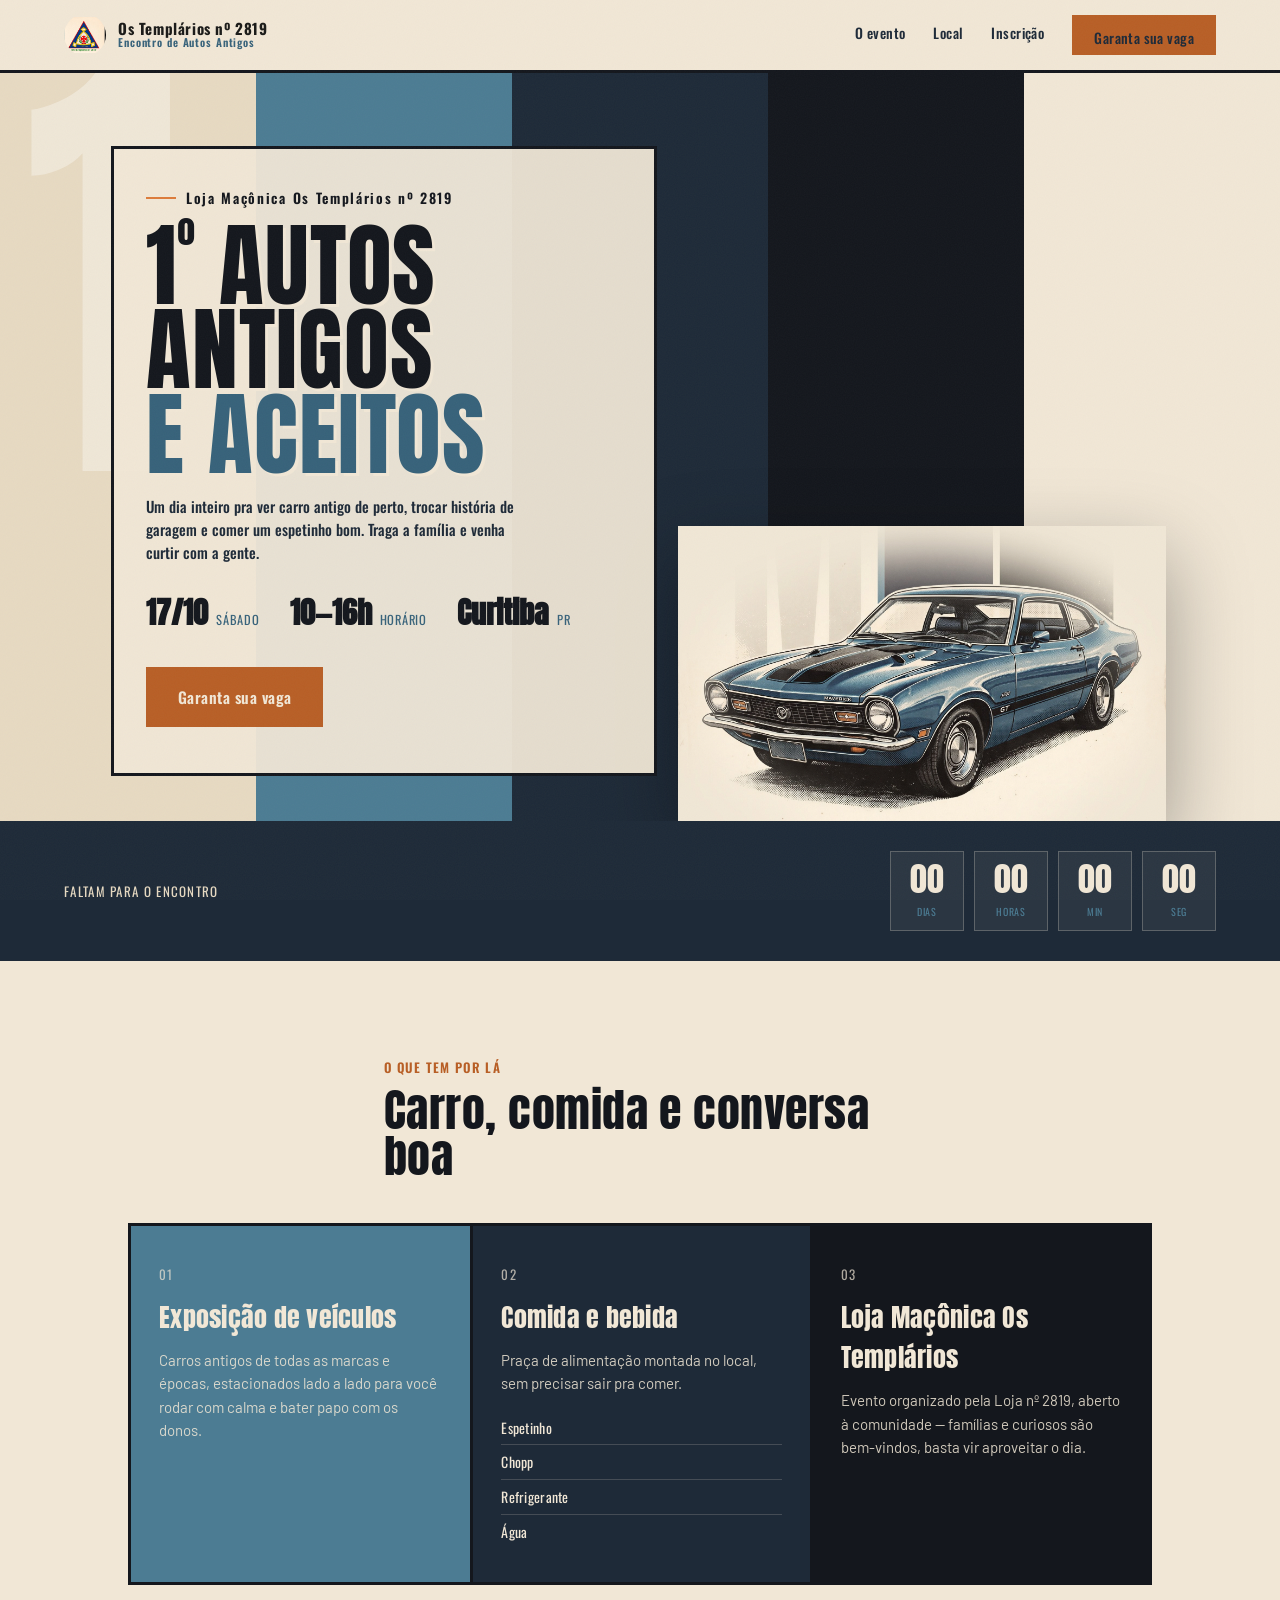
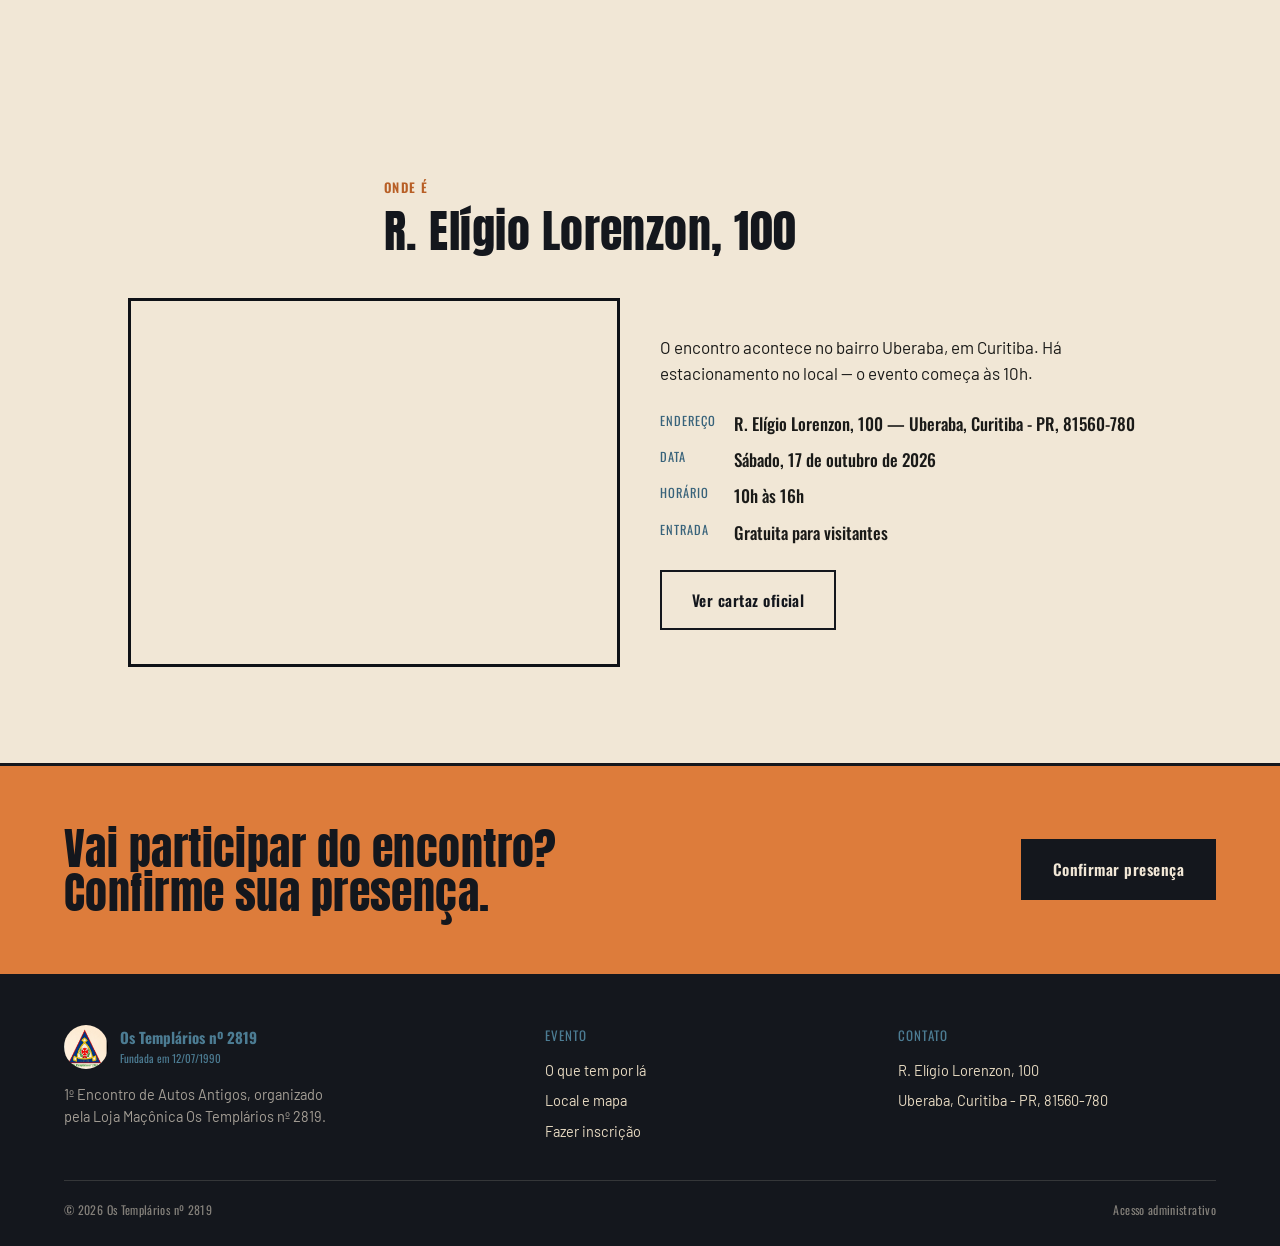
<file: index.html>
<!DOCTYPE html>
<html lang="pt-BR">
<head>
<meta charset="UTF-8">
<meta name="viewport" content="width=device-width, initial-scale=1.0">
<title>1º Autos Antigos e Aceitos — Os Templários nº 2819</title>
<meta name="description" content="Encontro de carros antigos da Loja Maçônica Os Templários nº 2819. 17 de outubro, das 10h às 16h, em Curitiba - PR.">
<link rel="icon" href="assets/emblem.png">
<link rel="stylesheet" href="css/style.css">
</head>
<body>

<nav class="site-nav">
  <a href="index.html" class="brand">
    <img src="assets/emblem.png" alt="Emblema Os Templários nº 2819">
    <span class="brand-text"><b>Os Templários nº 2819</b><span>Encontro de Autos Antigos</span></span>
  </a>
  <button class="nav-toggle" id="navToggle" aria-label="Abrir menu" aria-expanded="false"><span></span></button>
  <div class="nav-links" id="navLinks">
    <a href="#sobre">O evento</a>
    <a href="#local">Local</a>
    <a href="inscricao.html">Inscrição</a>
    <a href="inscricao.html" class="nav-cta">Garanta sua vaga</a>
  </div>
</nav>

<header class="hero">
  <div class="hero-columns" aria-hidden="true"><i></i><i></i><i></i><i></i><i></i></div>
  <span class="hero-ghost" aria-hidden="true">1</span>

  <div class="container hero-inner">
    <div class="hero-copy">
      <span class="eyebrow">Loja Maçônica Os Templários nº 2819</span>
      <h1 class="hero-title">1<span class="ord">º</span> AUTOS<br>ANTIGOS<br><mark>E ACEITOS</mark></h1>
      <p class="hero-sub">Um dia inteiro pra ver carro antigo de perto, trocar história de garagem e comer um espetinho bom. Traga a família e venha curtir com a gente.</p>

      <div class="hero-facts">
        <div class="hero-fact"><b>17/10</b><span>Sábado</span></div>
        <div class="hero-fact"><b>10—16h</b><span>Horário</span></div>
        <div class="hero-fact"><b>Curitiba</b><span>PR</span></div>
      </div>

<a href="inscricao.html" class="btn btn-primary"><span>Garanta sua vaga</span></a>
    </div>

    <div class="hero-visual">
      <div class="hero-badge">GT<strong>17/10</strong>UBERABA</div>
      <img src="assets/maverick-hero.jpg" alt="Ford Maverick GT azul, ilustração estilo cartaz retrô" id="heroCar">
    </div>
  </div>
</header>

<section class="countdown">
  <div class="countdown-inner">
    <span class="countdown-label">Faltam para o encontro</span>
    <div class="countdown-units" id="countdown">
      <div class="unit"><span class="digits" data-unit="dias">00</span><span class="u-label">Dias</span></div>
      <div class="unit"><span class="digits" data-unit="horas">00</span><span class="u-label">Horas</span></div>
      <div class="unit"><span class="digits" data-unit="min">00</span><span class="u-label">Min</span></div>
      <div class="unit"><span class="digits" data-unit="seg">00</span><span class="u-label">Seg</span></div>
    </div>
  </div>
</section>

<section class="section" id="sobre">
  <div class="container section-head">
    <span class="section-tag">O que tem por lá</span>
    <h2 class="section-title">Carro, comida e conversa boa</h2>
  </div>
  <div class="container">
    <div class="info-grid">
      <div class="info-card">
        <span class="num">01</span>
        <h3>Exposição de veículos</h3>
        <p>Carros antigos de todas as marcas e épocas, estacionados lado a lado para você rodar com calma e bater papo com os donos.</p>
      </div>
      <div class="info-card">
        <span class="num">02</span>
        <h3>Comida e bebida</h3>
        <p>Praça de alimentação montada no local, sem precisar sair pra comer.</p>
        <ul>
          <li>Espetinho</li>
          <li>Chopp</li>
          <li>Refrigerante</li>
          <li>Água</li>
        </ul>
      </div>
      <div class="info-card">
        <span class="num">03</span>
        <h3>Loja Maçônica Os Templários</h3>
        <p>Evento organizado pela Loja nº 2819, aberto à comunidade — famílias e curiosos são bem-vindos, basta vir aproveitar o dia.</p>
      </div>
    </div>
  </div>
</section>

<section class="section" id="local">
  <div class="container section-head">
    <span class="section-tag">Onde é</span>
    <h2 class="section-title">R. Elígio Lorenzon, 100</h2>
  </div>
  <div class="container local">
    <div class="local-map">
      <iframe
        loading="lazy"
        referrerpolicy="no-referrer-when-downgrade"
        src="https://www.google.com/maps?q=R.+El%C3%ADgio+Lorenzon,+100,+Uberaba,+Curitiba+-+PR,+81560-780&output=embed">
      </iframe>
    </div>
    <div class="local-details">
      <p>O encontro acontece no bairro Uberaba, em Curitiba. Há estacionamento no local — o evento começa às 10h.</p>
      <dl>
        <dt>Endereço</dt><dd>R. Elígio Lorenzon, 100 — Uberaba, Curitiba - PR, 81560-780</dd>
        <dt>Data</dt><dd>Sábado, 17 de outubro de 2026</dd>
        <dt>Horário</dt><dd>10h às 16h</dd>
        <dt>Entrada</dt><dd>Gratuita para visitantes</dd>
      </dl>
      <a href="assets/poster-full.jpg" target="_blank" class="btn btn-outline"><span>Ver cartaz oficial</span></a>
    </div>
  </div>
</section>

<section class="cta-band">
  <h2>Vai participar do encontro? Confirme sua presença.</h2>
  <a href="inscricao.html" class="btn btn-primary"><span>Confirmar presença</span></a>
</section>

<footer class="site-footer">
  <div class="footer-grid">
    <div class="footer-col">
      <div class="footer-brand">
        <img src="assets/emblem.png" alt="Emblema Os Templários nº 2819">
        <span><b>Os Templários nº 2819</b><span>Fundada em 12/07/1990</span></span>
      </div>
      <p style="color: rgba(241,231,214,.65); font-size: 14.5px; max-width: 34ch;">1º Encontro de Autos Antigos, organizado pela Loja Maçônica Os Templários nº 2819.</p>
    </div>
    <div class="footer-col">
      <h4>Evento</h4>
      <a href="#sobre">O que tem por lá</a>
      <a href="#local">Local e mapa</a>
      <a href="inscricao.html">Fazer inscrição</a>
    </div>
    <div class="footer-col">
      <h4>Contato</h4>
      <p>R. Elígio Lorenzon, 100</p>
      <p>Uberaba, Curitiba - PR, 81560-780</p>
    </div>
  </div>
  <div class="footer-bottom">
    <span>© 2026 Os Templários nº 2819</span>
    <a href="admin.html">Acesso administrativo</a>
  </div>
</footer>

<script src="js/config.js"></script>
<script src="js/main.js"></script>
<script src="js/heartbeat.js"></script>
</body>
</html>
</file>
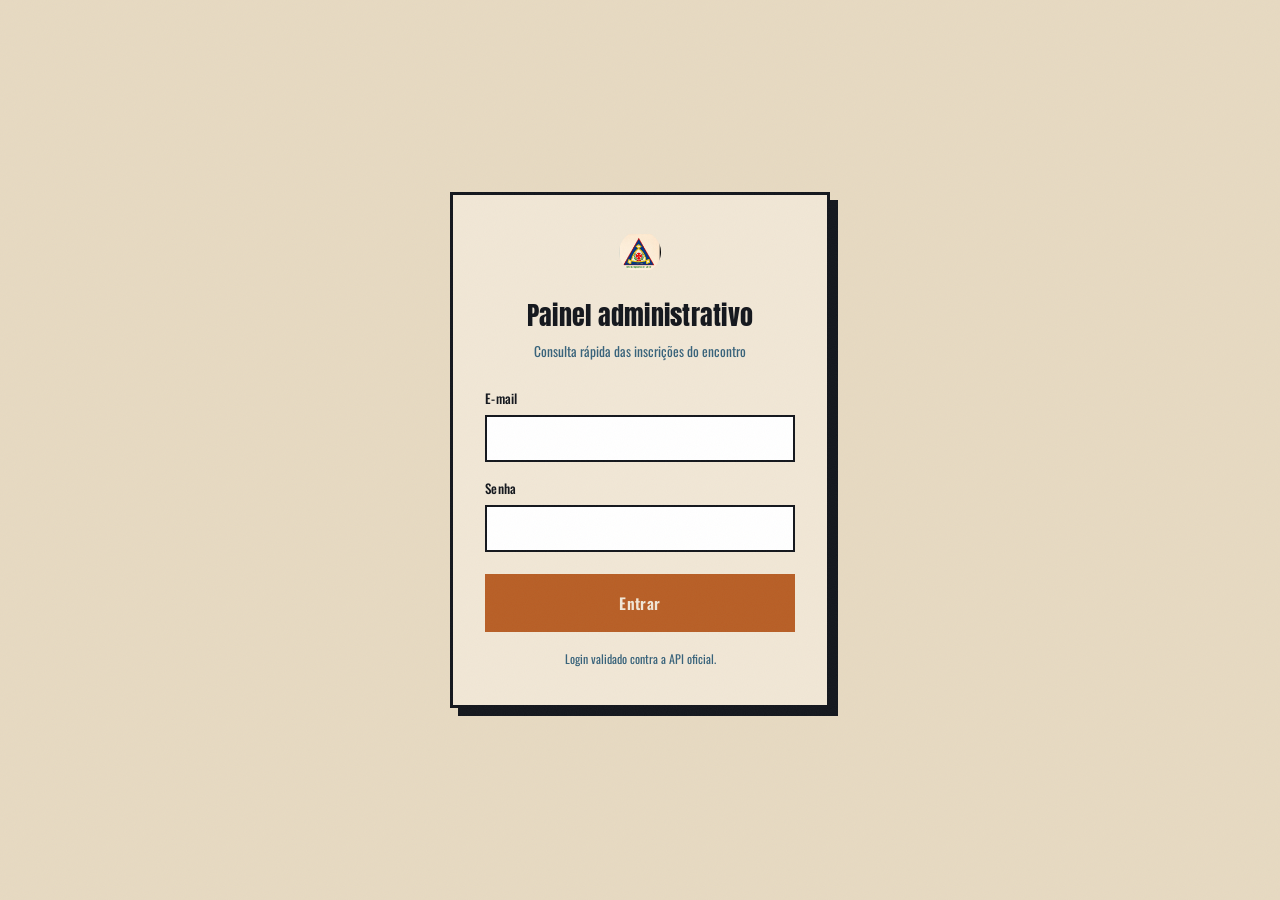
<file: admin.html>
<!DOCTYPE html>
<html lang="pt-BR">
<head>
<meta charset="UTF-8">
<meta name="viewport" content="width=device-width, initial-scale=1.0">
<title>Painel administrativo — Autos Antigos e Aceitos</title>
<meta name="robots" content="noindex, nofollow">
<link rel="icon" href="assets/emblem.png">
<link rel="stylesheet" href="css/style.css">
<link rel="stylesheet" href="css/admin.css">
</head>
<body class="admin-body">

<!-- TELA DE LOGIN -->
<div class="login-screen" id="loginScreen">
  <div class="login-card">
    <a href="index.html" class="brand">
      <img src="assets/emblem.png" alt="Emblema Os Templários nº 2819">
    </a>
    <h1>Painel administrativo</h1>
    <p class="sub">Consulta rápida das inscrições do encontro</p>

    <div class="login-error" id="loginError">Usuário ou senha incorretos.</div>

    <form id="loginForm">
      <div class="field">
        <label for="email">E-mail</label>
        <input type="email" id="email" name="email" autocomplete="username" required>
      </div>
      <div class="field">
        <label for="senha">Senha</label>
        <input type="password" id="senha" name="senha" autocomplete="current-password" required>
      </div>
      <button type="submit" class="btn btn-primary"><span id="loginLabel">Entrar</span></button>
    </form>
    <p class="login-hint">Login validado contra a API oficial.</p>
  </div>
</div>

<!-- PAINEL -->
<div class="admin-shell" id="adminShell">
  <div class="admin-topbar">
    <a href="index.html" class="brand">
      <img src="assets/emblem.png" alt="Emblema Os Templários nº 2819">
      <span class="brand-text"><b>Os Templários nº 2819</b><span>Painel administrativo</span></span>
    </a>
    <button class="admin-logout" id="logoutBtn">Sair</button>
  </div>

  <main class="admin-main">
    <div class="admin-head">
      <div>
        <h1>Inscrições</h1>
        <p>Consulta rápida de quem já garantiu vaga no encontro</p>
      </div>
      <span class="updated-at" id="updatedAt"></span>
    </div>

    <div class="stat-grid">
      <div class="stat-card">
        <div class="stat-label">Total de inscrições</div>
        <div class="stat-value" id="statTotal">—</div>
      </div>
      <div class="stat-card">
        <div class="stat-label">Pessoas esperadas</div>
        <div class="stat-value" id="statPessoas">—</div>
      </div>
      <div class="stat-card">
        <div class="stat-label">Inscritas hoje</div>
        <div class="stat-value" id="statHoje">—</div>
      </div>
    </div>

    <div class="toolbar">
      <input type="search" id="searchInput" placeholder="Buscar por nome, e-mail…">
      <div class="spacer"></div>
      <button class="btn-small" id="refreshBtn">Atualizar</button>
      <button class="btn-small primary" id="exportBtn">Exportar CSV</button>
    </div>

    <div class="table-wrap">
      <table class="data-table" id="dataTable">
        <thead>
          <tr>
            <th>#</th>
            <th>Nome</th>
            <th>E-mail</th>
            <th>WhatsApp</th>
            <th>Acompanhantes</th>
            <th>Inscrito em</th>
            <th></th>
          </tr>
        </thead>
        <tbody id="tableBody"></tbody>
      </table>
      <div class="table-loading" id="tableLoading">
        <div class="spinner"></div>
        Carregando inscrições…
      </div>
      <div class="table-empty" id="tableEmpty" style="display:none;">
        Nenhuma inscrição encontrada com esse filtro.
      </div>
    </div>

    <div class="setup-note">
      <b>Backend conectado:</b> o painel autentica em <code>CONFIG.ENDPOINTS.LOGIN_ADMIN</code> (e-mail + senha) e guarda o token recebido para listar (<code>GET /visitors</code>) e remover (<code>DELETE /visitors/:id</code>) inscrições. Tudo configurado em <code>js/config.js</code>.
    </div>
  </main>
</div>

<script src="js/config.js"></script>
<script src="js/admin.js"></script>
<script src="js/heartbeat.js"></script>
</body>
</html>
</file>
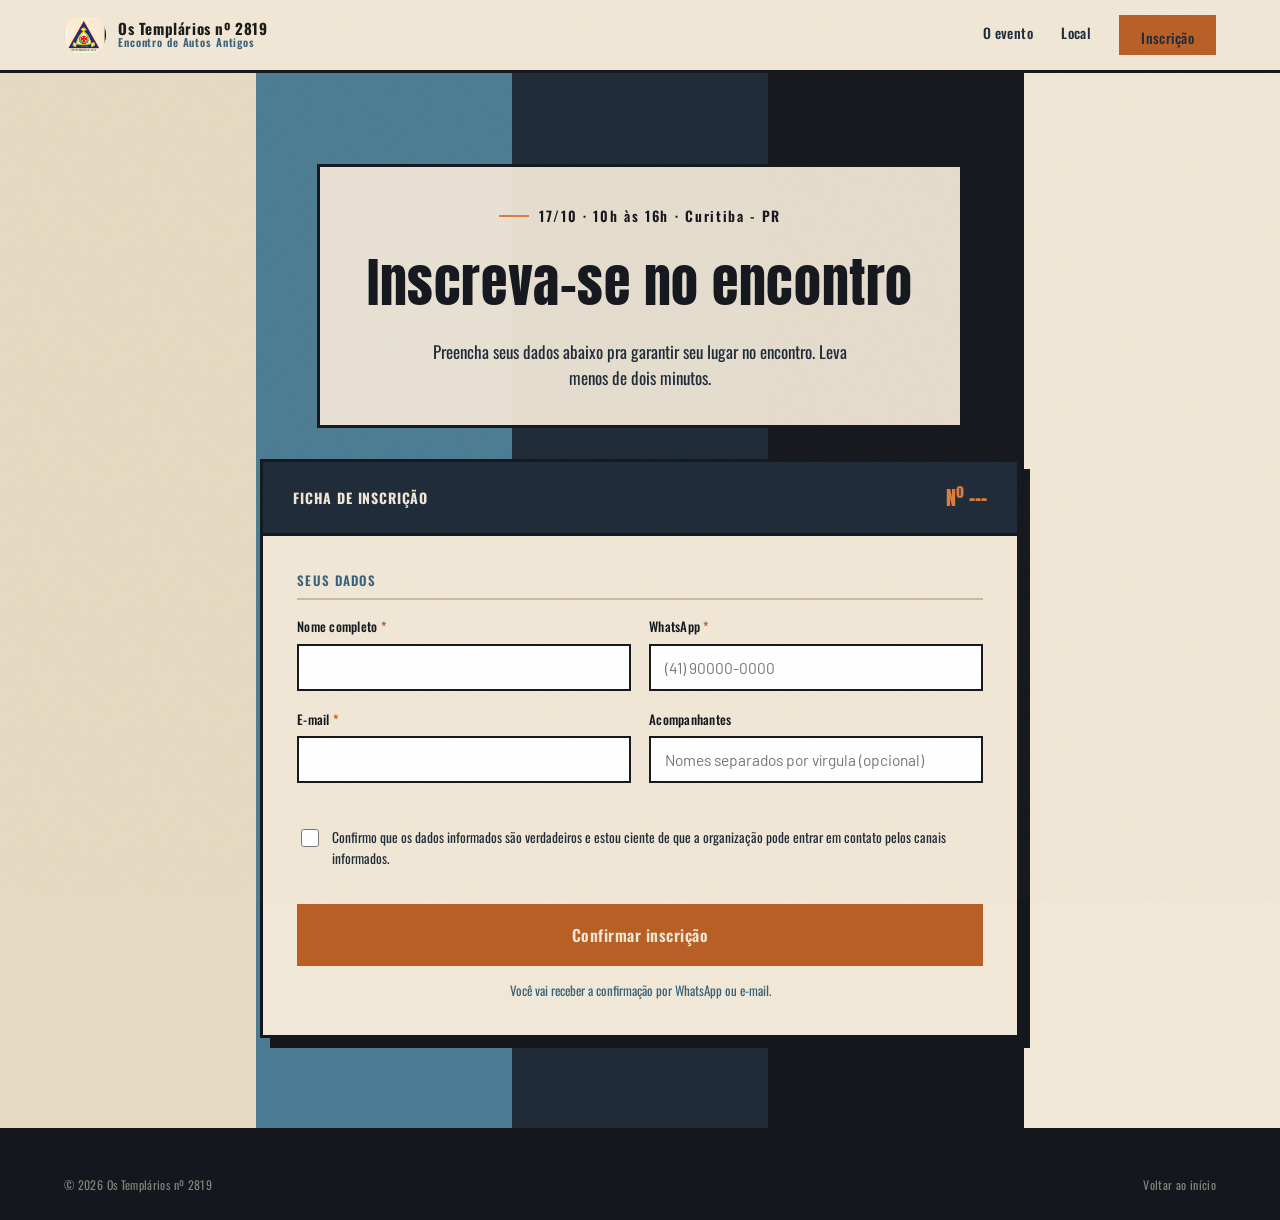
<file: inscricao.html>
<!DOCTYPE html>
<html lang="pt-BR">
<head>
<meta charset="UTF-8">
<meta name="viewport" content="width=device-width, initial-scale=1.0">
<title>Inscrição — 1º Autos Antigos e Aceitos</title>
<link rel="icon" href="assets/emblem.png">
<link rel="stylesheet" href="css/style.css">
</head>
<body class="form-page">

<nav class="site-nav">
  <a href="index.html" class="brand">
    <img src="assets/emblem.png" alt="Emblema Os Templários nº 2819">
    <span class="brand-text"><b>Os Templários nº 2819</b><span>Encontro de Autos Antigos</span></span>
  </a>
  <button class="nav-toggle" id="navToggle" aria-label="Abrir menu" aria-expanded="false"><span></span></button>
  <div class="nav-links" id="navLinks">
    <a href="index.html#sobre">O evento</a>
    <a href="index.html#local">Local</a>
    <a href="inscricao.html" class="nav-cta">Inscrição</a>
  </div>
</nav>

<header class="form-hero hero">
  <div class="hero-columns" aria-hidden="true"><i></i><i></i><i></i><i></i><i></i></div>

  <div class="form-wrap">
    <div class="form-intro">
      <span class="eyebrow">17/10 · 10h às 16h · Curitiba - PR</span>
      <h1>Inscreva-se no encontro</h1>
      <p>Preencha seus dados abaixo pra garantir seu lugar no encontro. Leva menos de dois minutos.</p>
    </div>

    <div class="ticket">
      <div class="ticket-head">
        <b>Ficha de inscrição</b>
        <span>Nº ---</span>
      </div>

      <div class="form-alert" id="formAlert"></div>

      <form id="registrationForm" novalidate>
        <fieldset class="field-group">
          <legend>Seus dados</legend>
          <div class="field-row">
            <div class="field" data-field="nome">
              <label for="nome">Nome completo <span class="req">*</span></label>
              <input type="text" id="nome" name="nome" autocomplete="name" required>
              <span class="error-msg">Digite seu nome completo.</span>
            </div>
            <div class="field" data-field="telefone">
              <label for="telefone">WhatsApp <span class="req">*</span></label>
              <input type="tel" id="telefone" name="telefone" placeholder="(41) 90000-0000" autocomplete="tel" required>
              <span class="error-msg">Digite um telefone válido.</span>
            </div>
          </div>
          <div class="field-row">
            <div class="field" data-field="email">
              <label for="email">E-mail <span class="req">*</span></label>
              <input type="email" id="email" name="email" autocomplete="email" required>
              <span class="error-msg">Digite um e-mail válido.</span>
            </div>
            <div class="field" data-field="acompanhantes">
              <label for="acompanhantes">Acompanhantes</label>
              <input type="text" id="acompanhantes" name="acompanhantes" placeholder="Nomes separados por vírgula (opcional)">
              <span class="error-msg">Separe os acompanhantes por vírgula.</span>
            </div>
          </div>
        </fieldset>

        <label class="checkline">
          <input type="checkbox" id="termos" name="termos" required>
          <span>Confirmo que os dados informados são verdadeiros e estou ciente de que a organização pode entrar em contato pelos canais informados.
          <span class="error-msg" id="termosError"></span></span>
        </label>
      </form>

      <div class="form-actions">
        <button type="submit" form="registrationForm" class="btn btn-primary submit-btn" id="submitBtn">
          <span id="submitLabel">Confirmar inscrição</span>
        </button>
        <p class="form-note">Você vai receber a confirmação por WhatsApp ou e-mail.</p>
      </div>

      <div class="success-view" id="successView">
        <div class="stamp">INSCRITO<br>17/10</div>
        <h2>Inscrição confirmada!</h2>
        <p>Você já está na lista do encontro. Guarde o código abaixo — ele pode ser pedido na entrada.</p>
        <span class="success-code" id="successCode">#0000</span>
        <div style="margin-top:28px;">
          <a href="index.html" class="btn btn-outline"><span>Voltar para o início</span></a>
        </div>
      </div>
    </div>
  </div>
</header>

<footer class="site-footer">
  <div class="footer-bottom" style="max-width: var(--container); margin: 0 auto;">
    <span>© 2026 Os Templários nº 2819</span>
    <a href="index.html">Voltar ao início</a>
  </div>
</footer>

<script src="js/config.js"></script>
<script src="js/main.js"></script>
<script src="js/inscricao.js"></script>
<script src="js/heartbeat.js"></script>
</body>
</html>
</file>
<file: css/style.css>
/* =================================================================
   1º AUTOS ANTIGOS E ACEITOS — Os Templários nº 2819
   Design tokens direto do cartaz oficial: colunas de cor sólida,
   halftone de impressão antiga, tipografia condensada de garagem.
   ================================================================= */

@import url('https://fonts.googleapis.com/css2?family=Anton&family=Oswald:wght@400;500;600;700&family=Barlow:wght@400;500;600&display=swap');

:root {
  color-scheme: light;

  /* paleta extraída do cartaz */
  --cream:      #F1E7D6;
  --cream-2:    #E7DAC2;
  --steel:      #4C7C93;
  --steel-dark: #37627A;
  --navy:       #1E2A38;
  --ink:        #14171D;
  --ember:      #DD7C3B;
  --ember-dark: #B85F26;
  --line:       #C9BC9F;
  --paper-text: #1A1A18;

  --display: 'Anton', sans-serif;
  --label:   'Oswald', sans-serif;
  --body:    'Barlow', sans-serif;

  --container: 1180px;
  --edge: clamp(20px, 5vw, 64px);

  --ease: cubic-bezier(.22,.9,.3,1);
}

*, *::before, *::after { box-sizing: border-box; }
html { scroll-behavior: smooth; }
body {
  margin: 0;
  background: var(--cream);
  color: var(--paper-text);
  font-family: var(--body);
  font-size: 17px;
  line-height: 1.55;
  -webkit-font-smoothing: antialiased;
}
img { max-width: 100%; display: block; }
a { color: inherit; }
h1,h2,h3,h4 { margin: 0; font-family: var(--display); font-weight: 400; letter-spacing: .01em; }
p { margin: 0 0 1em; }
p:last-child { margin-bottom: 0; }
button { font-family: inherit; cursor: pointer; appearance: none; -webkit-appearance: none; -moz-appearance: none; }

.container { max-width: var(--container); margin: 0 auto; padding: 0 var(--edge); }

/* halftone dot texture, reused across dark blocks */
.halftone {
  position: relative;
}
.halftone::after {
  content: "";
  position: absolute; inset: 0;
  background-image: radial-gradient(rgba(241,231,214,.09) 1px, transparent 1.4px);
  background-size: 6px 6px;
  pointer-events: none;
  mix-blend-mode: screen;
}

/* paper grain overlay for the whole page, very subtle */
body::before {
  content: "";
  position: fixed; inset: 0;
  pointer-events: none;
  z-index: 9999;
  opacity: .035;
  background-image: url("data:image/svg+xml,%3Csvg xmlns='http://www.w3.org/2000/svg' width='120' height='120'%3E%3Cfilter id='n'%3E%3CfeTurbulence type='fractalNoise' baseFrequency='0.9' numOctaves='2' stitchTiles='stitch'/%3E%3C/filter%3E%3Crect width='100%25' height='100%25' filter='url(%23n)'/%3E%3C/svg%3E");
}

.visually-hidden {
  position: absolute; width: 1px; height: 1px; overflow: hidden;
  clip: rect(0 0 0 0); white-space: nowrap;
}

@media (prefers-reduced-motion: reduce) {
  *, *::before, *::after { animation-duration: .001ms !important; animation-iteration-count: 1 !important; transition-duration: .001ms !important; scroll-behavior: auto !important; }
}

/* -----------------------------------------------------------------
   NAV
   ----------------------------------------------------------------- */
.site-nav {
  position: sticky; top: 0; z-index: 500;
  display: flex; align-items: center; justify-content: space-between;
  padding: 14px var(--edge);
  background: var(--cream);
  border-bottom: 3px solid var(--ink);
}
.brand { display: flex; align-items: center; gap: 12px; text-decoration: none; }
.brand img { width: 42px; height: 42px; object-fit: contain; border-radius: 50%; }
.brand-text { font-family: var(--label); font-weight: 600; line-height: 1.05; }
.brand-text b { display: block; font-size: 15px; letter-spacing: .04em; }
.brand-text span { display: block; font-size: 11px; color: var(--steel-dark); letter-spacing: .08em; }

.nav-links { display: flex; gap: 28px; align-items: center; }
.nav-links a {
  font-family: var(--label); font-size: 14px; font-weight: 500;
  text-decoration: none; color: var(--navy);
  letter-spacing: .03em;
  position: relative; padding-bottom: 4px;
}
.nav-links a::after {
  content: ""; position: absolute; left: 0; right: 100%; bottom: 0;
  height: 2px; background: var(--ember);
  transition: right .28s var(--ease);
}
.nav-links a:hover::after, .nav-links a:focus-visible::after { right: 0; }
.nav-cta {
  font-family: var(--label); font-weight: 600; font-size: 13.5px;
  letter-spacing: .04em;
  background: var(--ember-dark); color: var(--cream);
  padding: 10px 20px; text-decoration: none;
  border: 2px solid var(--ember-dark);
}
.nav-cta:hover { background: transparent; color: var(--ember-dark); }
.nav-toggle { display: none; }

@media (max-width: 760px) {
  .nav-links { position: fixed; inset: 62px 0 auto 0; background: var(--cream);
    flex-direction: column; align-items: flex-start; padding: 20px var(--edge) 26px;
    border-bottom: 3px solid var(--ink); transform: translateY(-8px); opacity: 0;
    pointer-events: none; transition: all .25s var(--ease); gap: 18px;}
  .nav-links.open { transform: translateY(0); opacity: 1; pointer-events: auto; }
  .nav-toggle {
    display: block; background: none; border: none; width: 34px; height: 24px; position: relative;
  }
  .nav-toggle span, .nav-toggle::before, .nav-toggle::after {
    content: ""; position: absolute; left: 0; right: 0; height: 3px; background: var(--ink);
  }
  .nav-toggle span { top: 11px; }
  .nav-toggle::before { top: 2px; }
  .nav-toggle::after { top: 20px; }
}

/* -----------------------------------------------------------------
   HERO
   ----------------------------------------------------------------- */
.hero {
  position: relative;
  overflow: hidden;
  background: var(--cream);
  padding-top: clamp(30px, 6vw, 56px);
}
.hero-columns {
  position: absolute; inset: 0; display: flex; z-index: 0;
}
.hero-columns i {
  flex: 1; display: block; height: 100%;
  transform: translateY(100%);
  animation: rise .9s var(--ease) forwards;
}
.hero-columns i:nth-child(1) { background: var(--cream-2); animation-delay: .05s; }
.hero-columns i:nth-child(2) { background: var(--steel); animation-delay: .15s; }
.hero-columns i:nth-child(3) { background: var(--navy); animation-delay: .25s; }
.hero-columns i:nth-child(4) { background: var(--ink); animation-delay: .35s; }
.hero-columns i:nth-child(5) { background: transparent; }
@keyframes rise { to { transform: translateY(0); } }

.hero-ghost {
  position: absolute; left: 2%; top: -6%;
  font-family: var(--display);
  font-size: min(46vw, 480px);
  color: rgba(255,255,255,.35);
  z-index: 1;
  pointer-events: none;
  user-select: none;
  line-height: 1;
  opacity: 0;
  animation: ghost-in 1.4s var(--ease) .3s forwards;
}
@keyframes ghost-in { to { opacity: 1; } }

.hero-inner {
  position: relative; z-index: 2;
  display: grid; grid-template-columns: 1.05fr .95fr; gap: 24px;
  align-items: end;
  min-height: 640px;
  padding-bottom: 0;
}
.hero-copy {
  position: relative;
  z-index: 2;
  padding: 30px 32px 46px;
  margin: 20px 0 48px 0;
  background: rgba(241, 231, 214, .95);
  box-shadow: 0 0 0 3px var(--ink);
  opacity: 0;
  animation: copy-in .8s var(--ease) .5s forwards;
}
@keyframes copy-in { from { opacity: 0; transform: translateY(14px);} to { opacity: 1; transform: translateY(0);} }

.eyebrow {
  font-family: var(--label); font-weight: 600; font-size: 14px;
  letter-spacing: .12em; color: var(--ink);
  display: inline-flex; align-items: center; gap: 10px;
  margin-bottom: 14px;
}
.eyebrow::before { content:""; width: 30px; height: 2px; background: var(--ember); display:block; }

.hero-title {
  font-size: clamp(46px, 7.2vw, 92px);
  line-height: .92;
  color: var(--ink);
  text-shadow: 3px 3px 0 var(--cream);
}
.hero-title .ord { font-size: .5em; vertical-align: top; }
.hero-title mark {
  background: none; color: var(--steel-dark);
}

.hero-sub {
  font-family: var(--label); font-weight: 500; font-size: 15px;
  color: var(--navy); margin: 18px 0 26px; max-width: 46ch;
}

.hero-facts {
  display: flex; flex-wrap: wrap; gap: 14px 30px; margin-bottom: 30px;
}
.hero-fact { display: flex; align-items: baseline; gap: 8px; }
.hero-fact b {
  font-family: var(--display); font-size: 30px; color: var(--ink);
}
.hero-fact span {
  font-family: var(--label); font-size: 12.5px; letter-spacing: .06em;
  color: var(--steel-dark); text-transform: uppercase;
}

.btn {
  display: inline-flex; align-items: center; gap: 10px;
  font-family: var(--label); font-weight: 600; font-size: 15.5px;
  letter-spacing: .03em;
  padding: 16px 30px;
  text-decoration: none;
  border: 2px solid var(--ink);
  position: relative; overflow: hidden;
}
.btn-primary { background-color: var(--ember-dark); color: var(--cream); border-color: var(--ember-dark); }
.btn-primary::before {
  content:""; position: absolute; inset: 0; background: var(--cream);
  transform: translateX(-101%); transition: transform .32s var(--ease); z-index: 0;
}
.btn-primary span { color: inherit; position: relative; z-index: 1; transition: color .32s var(--ease); }
.btn-primary:hover::before { transform: translateX(0); }
.btn-primary:hover span { color: var(--ember-dark); }

.btn-outline { background: transparent; color: var(--ink); }
.btn-outline:hover { background: var(--ink); color: var(--cream); }

.hero-visual {
  position: relative;
  align-self: end;
  opacity: 0;
  transform: translateX(4%);
  animation: car-in 1s var(--ease) .35s forwards;
}
@keyframes car-in { to { opacity: 1; transform: translateX(0); } }
.hero-visual img {
  width: 100%;
  filter: drop-shadow(0 30px 40px rgba(0,0,0,.35));
  will-change: transform;
}
.hero-badge {
  position: absolute; top: 6%; right: 4%;
  background: var(--cream); border: 3px solid var(--ink);
  width: 118px; height: 118px; border-radius: 50%;
  display: flex; flex-direction: column; align-items: center; justify-content: center;
  text-align: center; transform: rotate(8deg);
  font-family: var(--label); font-weight: 700; font-size: 12px; letter-spacing: .03em;
  animation: badge-pop .6s var(--ease) 1.1s backwards;
}
.hero-badge strong { font-family: var(--display); font-size: 26px; display:block; line-height: 1; margin-bottom: 2px; }
@keyframes badge-pop { from { opacity: 0; transform: rotate(8deg) scale(.5);} to { opacity: 1; transform: rotate(8deg) scale(1);} }

@media (max-width: 900px) {
  .hero-inner { grid-template-columns: 1fr; min-height: unset; }
  .hero-visual { order: -1; max-width: 420px; margin: 0 auto; }
  .hero-copy { padding-bottom: 24px; text-align: left; }
  .hero-badge { width: 92px; height: 92px; font-size: 10px; }
  .hero-badge strong { font-size: 20px; }
}

/* -----------------------------------------------------------------
   COUNTDOWN STRIP
   ----------------------------------------------------------------- */
.countdown {
  background: var(--navy); color: var(--cream);
  padding: 30px var(--edge);
}
.countdown-inner {
  max-width: var(--container); margin: 0 auto;
  display: flex; flex-wrap: wrap; align-items: center; justify-content: space-between; gap: 20px;
}
.countdown-label {
  font-family: var(--label); font-size: 13px; letter-spacing: .1em;
  color: var(--cream-2); text-transform: uppercase;
}
.countdown-units { display: flex; gap: 10px; }
.unit {
  background: rgba(241,231,214,.06);
  border: 1px solid rgba(241,231,214,.25);
  width: 74px; padding: 10px 0 8px;
  text-align: center;
}
.unit .digits {
  font-family: var(--display); font-size: 34px; line-height: 1;
  display: block;
}
.unit .digits.roll { animation: roll .4s var(--ease); }
@keyframes roll { from { transform: translateY(-40%); opacity: 0;} to { transform: translateY(0); opacity: 1; } }
.unit .u-label { font-family: var(--label); font-size: 10px; letter-spacing: .08em; color: var(--steel); text-transform: uppercase; }

/* -----------------------------------------------------------------
   SECTION HEADERS (shared)
   ----------------------------------------------------------------- */
.section { padding: clamp(56px, 8vw, 96px) var(--edge); }
.section-head { max-width: 640px; margin-bottom: 44px; }
.section-tag {
  font-family: var(--label); font-size: 13px; font-weight: 600; letter-spacing: .1em;
  color: var(--ember-dark); text-transform: uppercase; margin-bottom: 10px; display:block;
}
.section-title { font-size: clamp(30px, 4vw, 46px); color: var(--ink); line-height: 1; }

/* -----------------------------------------------------------------
   INFO BLOCKS ("o que tem por lá")
   ----------------------------------------------------------------- */
.info-grid {
  display: grid; grid-template-columns: repeat(3, 1fr); gap: 0;
  border: 3px solid var(--ink);
}
.info-card {
  padding: 34px 28px; border-left: 3px solid var(--ink);
  color: var(--cream);
}
.info-card:first-child { border-left: none; }
.info-card:nth-child(1) { background: var(--steel); }
.info-card:nth-child(2) { background: var(--navy); }
.info-card:nth-child(3) { background: var(--ink); }
.info-card .num { font-family: var(--label); font-size: 13px; opacity: .7; letter-spacing: .1em; }
.info-card h3 { font-size: 26px; margin: 10px 0 12px; }
.info-card p { color: rgba(241,231,214,.85); font-size: 15px; }
.info-card ul { list-style: none; margin: 14px 0 0; padding: 0; font-family: var(--label); font-size: 14px; letter-spacing: .02em; }
.info-card li { padding: 6px 0; border-top: 1px solid rgba(241,231,214,.18); }
.info-card li:first-child { border-top: none; }

@media (max-width: 820px) {
  .info-grid { grid-template-columns: 1fr; }
  .info-card { border-left: none; border-top: 3px solid var(--ink); }
  .info-card:first-child { border-top: none; }
}

/* -----------------------------------------------------------------
   LOCAL / MAP
   ----------------------------------------------------------------- */
.local {
  display: grid; grid-template-columns: 1fr 1fr; gap: 40px; align-items: center;
}
.local-map {
  border: 3px solid var(--ink); aspect-ratio: 4/3; overflow: hidden;
  filter: grayscale(.15) contrast(1.05);
}
.local-map iframe { width: 100%; height: 100%; border: 0; }
.local-details dl { display: grid; grid-template-columns: auto 1fr; gap: 10px 18px; margin: 24px 0; }
.local-details dt { font-family: var(--label); font-size: 12.5px; letter-spacing: .08em; text-transform: uppercase; color: var(--steel-dark); }
.local-details dd { margin: 0; font-family: var(--label); font-weight: 500; }
@media (max-width: 820px) { .local { grid-template-columns: 1fr; } }

/* -----------------------------------------------------------------
   CTA BAND
   ----------------------------------------------------------------- */
.cta-band {
  background: var(--ember); border-top: 3px solid var(--ink); border-bottom: 3px solid var(--ink);
  padding: 60px var(--edge);
  display: flex; flex-wrap: wrap; align-items: center; justify-content: space-between; gap: 24px;
}
.cta-band h2 { font-size: clamp(28px, 4vw, 44px); color: var(--ink); max-width: 560px; line-height: 1; }
.cta-band .btn-primary { background: var(--ink); color: var(--cream); border-color: var(--ink); }
.cta-band .btn-primary::before { background: var(--cream); }
.cta-band .btn-primary:hover span { color: var(--ink); }

/* -----------------------------------------------------------------
   FOOTER
   ----------------------------------------------------------------- */
.site-footer {
  background: var(--ink); color: var(--cream-2);
  padding: 48px var(--edge) 26px;
}
.footer-grid {
  max-width: var(--container); margin: 0 auto;
  display: grid; grid-template-columns: 1.4fr 1fr 1fr; gap: 36px;
  padding-bottom: 30px; border-bottom: 1px solid rgba(241,231,214,.15);
}
.footer-brand { display: flex; gap: 12px; align-items: center; margin-bottom: 14px; }
.footer-brand img { width: 44px; height: 44px; border-radius: 50%; }
.footer-brand b { font-family: var(--label); font-size: 15px; display: block; }
.footer-brand span { font-family: var(--label); font-size: 11px; color: var(--steel); }
.footer-col h4 { font-family: var(--label); font-size: 13px; letter-spacing: .08em; text-transform: uppercase; color: var(--steel); margin-bottom: 14px; }
.footer-col a, .footer-col p { display: block; text-decoration: none; font-size: 14.5px; color: var(--cream-2); margin-bottom: 8px; }
.footer-col a:hover { color: var(--ember); }
.footer-bottom {
  max-width: var(--container); margin: 20px auto 0;
  display: flex; justify-content: space-between; flex-wrap: wrap; gap: 10px;
  font-family: var(--label); font-size: 12px; letter-spacing: .03em; color: rgba(241,231,214,.5);
}
.footer-bottom a { color: rgba(241,231,214,.5); text-decoration: none; }
.footer-bottom a:hover { color: var(--cream); }

@media (max-width: 760px) {
  .footer-grid { grid-template-columns: 1fr; }
}

/* =================================================================
   PÁGINA DE INSCRIÇÃO
   ================================================================= */
.form-page {
  background: var(--cream);
  min-height: 100vh;
}
.form-hero {
  position: relative;
  padding: clamp(40px, 6vw, 64px) var(--edge) 0;
  overflow: hidden;
}
.form-hero .hero-columns i:nth-child(1) { background: var(--cream-2); }
.form-hero .hero-columns i:nth-child(2) { background: var(--steel); }
.form-hero .hero-columns i:nth-child(3) { background: var(--navy); }
.form-hero .hero-columns i:nth-child(4) { background: var(--ink); }

.form-wrap {
  position: relative; z-index: 2;
  max-width: 760px; margin: 0 auto;
  padding: 30px 0 90px;
}
.form-intro {
  text-align: center; margin: 0 auto 34px; max-width: 640px;
  background: rgba(241, 231, 214, .95);
  box-shadow: 0 0 0 3px var(--ink);
  padding: 30px 30px 34px;
  position: relative; z-index: 2;
}
.form-intro .eyebrow { justify-content: center; }
.form-intro h1 { font-size: clamp(34px, 5vw, 54px); color: var(--ink); }
.form-intro p { font-family: var(--label); color: var(--navy); max-width: 48ch; margin: 14px auto 0; }

.ticket {
  background: var(--cream);
  border: 3px solid var(--ink);
  box-shadow: 10px 10px 0 var(--ink);
  position: relative;
}
.ticket-head {
  background: var(--navy); color: var(--cream);
  padding: 20px 30px;
  display: flex; align-items: center; justify-content: space-between;
  border-bottom: 3px solid var(--ink);
}
.ticket-head b { font-family: var(--label); letter-spacing: .06em; font-size: 14px; text-transform: uppercase; }
.ticket-head span { font-family: var(--display); font-size: 20px; color: var(--ember); }

form#registrationForm { padding: 34px 34px 8px; }

.field-group { margin: 0 0 26px; border: none; padding: 0; min-width: 0; }
.field-group legend {
  font-family: var(--label); font-weight: 600; font-size: 13px;
  letter-spacing: .1em; text-transform: uppercase; color: var(--steel-dark);
  padding: 0 0 8px; margin-bottom: 16px; border-bottom: 2px solid var(--line); width: 100%;
}
.field-row { display: grid; grid-template-columns: 1fr 1fr; gap: 18px; }
.field-row.thirds { grid-template-columns: 1fr 1fr 1fr; }
.field { margin-bottom: 18px; }
.field label {
  display: block; font-family: var(--label); font-size: 13px; font-weight: 500;
  color: var(--ink); margin-bottom: 7px; letter-spacing: .02em;
}
.field .req { color: var(--ember-dark); }
.field input, .field select, .field textarea {
  width: 100%; font-family: var(--body); font-size: 15.5px;
  padding: 12px 14px; border: 2px solid var(--ink); background: #fff;
  color: var(--paper-text);
  transition: box-shadow .2s var(--ease), transform .2s var(--ease);
}
.field textarea { resize: vertical; min-height: 90px; }
.field input:focus, .field select:focus, .field textarea:focus {
  outline: none; box-shadow: 4px 4px 0 var(--ember); transform: translate(-2px,-2px);
}
.field small { display: block; margin-top: 6px; font-size: 12.5px; color: var(--steel-dark); }
.field.error input, .field.error select, .field.error textarea { border-color: #B23A2C; }
.field .error-msg { display: none; color: #B23A2C; font-size: 12.5px; margin-top: 6px; font-family: var(--label); }
.field.error .error-msg { display: block; }

.checkline {
  display: flex; align-items: flex-start; gap: 10px;
  font-family: var(--label); font-size: 13.5px; color: var(--navy);
  margin: 4px 0 24px;
}
.checkline input { flex: 0 0 auto; width: 18px; height: 18px; margin-top: 2px; accent-color: var(--ember); }
.checkline > span { flex: 1 1 auto; }
.checkline .error-msg { margin-top: 4px; }

.form-actions { padding: 4px 34px 34px; }
.submit-btn {
  width: 100%; justify-content: center;
  font-size: 16px; padding: 17px;
}
.submit-btn[disabled] { opacity: .6; cursor: progress; }
.form-note { text-align: center; font-size: 13px; color: var(--steel-dark); margin-top: 14px; font-family: var(--label); }

.form-alert {
  margin: 0 34px 22px; padding: 14px 16px; border: 2px solid #B23A2C;
  background: #F7E3DF; color: #7A241A; font-family: var(--label); font-size: 14px;
  display: none;
}
.form-alert.show { display: block; }

/* ---- estado de sucesso: carimbo ---- */
.success-view {
  display: none;
  padding: 50px 34px 60px;
  text-align: center;
}
.success-view.show { display: block; }
.stamp {
  width: 150px; height: 150px; margin: 0 auto 26px;
  border: 5px solid var(--ember-dark);
  border-radius: 50%;
  display: flex; align-items: center; justify-content: center;
  transform: scale(0) rotate(-18deg);
  color: var(--ember-dark);
  font-family: var(--display);
  font-size: 22px; letter-spacing: .04em; text-align: center; line-height: 1.15;
  animation: stamp-in .5s cubic-bezier(.34,1.6,.5,1) .1s forwards;
}
@keyframes stamp-in { to { transform: scale(1) rotate(-10deg); } }
.success-view h2 { font-size: 30px; color: var(--ink); margin-bottom: 10px; }
.success-view p { font-family: var(--label); color: var(--navy); max-width: 42ch; margin: 0 auto; }
.success-code {
  display: inline-block; margin-top: 20px; padding: 10px 18px;
  border: 2px dashed var(--ink); font-family: var(--label); letter-spacing: .06em; font-size: 14px;
}

@media (max-width: 620px) {
  .field-row, .field-row.thirds { grid-template-columns: 1fr; }
  form#registrationForm, .form-actions, .form-alert { padding-left: 20px; padding-right: 20px; }
}
</file>
<file: css/admin.css>
/* =================================================================
   PAINEL ADMIN — utilitário, mesma paleta do site, menos decoração
   ================================================================= */
body.admin-body {
  background: var(--cream-2);
}

/* ---- tela de login ---- */
.login-screen {
  min-height: 100vh; display: flex; align-items: center; justify-content: center;
  padding: 24px;
}
.login-card {
  width: 100%; max-width: 380px;
  background: var(--cream); border: 3px solid var(--ink);
  box-shadow: 8px 8px 0 var(--ink);
  padding: 36px 32px;
}
.login-card .brand { justify-content: center; margin-bottom: 22px; text-decoration: none;}
.login-card h1 { font-size: 26px; color: var(--ink); text-align: center; margin-bottom: 6px; }
.login-card p.sub { text-align: center; font-family: var(--label); font-size: 13.5px; color: var(--steel-dark); margin-bottom: 26px; }
.login-card .field { margin-bottom: 16px; }
.login-card .btn { width: 100%; justify-content: center; margin-top: 6px; }
.login-error {
  display: none; background: #F7E3DF; border: 2px solid #B23A2C; color: #7A241A;
  font-family: var(--label); font-size: 13px; padding: 10px 12px; margin-bottom: 16px;
}
.login-error.show { display: block; }
.login-hint { margin-top: 18px; font-size: 12px; color: var(--steel-dark); font-family: var(--label); text-align: center; }

/* ---- shell do painel ---- */
.admin-shell { display: none; min-height: 100vh; }
.admin-shell.show { display: block; }

.admin-topbar {
  background: var(--ink); color: var(--cream);
  padding: 14px var(--edge);
  display: flex; align-items: center; justify-content: space-between;
  border-bottom: 3px solid var(--ember);
}
.admin-topbar .brand-text b { color: var(--cream); }
.admin-topbar .brand img { border: 2px solid var(--cream); }
.admin-logout {
  background: none; border: 2px solid rgba(241,231,214,.4); color: var(--cream);
  font-family: var(--label); font-size: 13px; letter-spacing: .04em; padding: 9px 16px;
}
.admin-logout:hover { border-color: var(--cream); }

.admin-main { padding: 30px var(--edge) 70px; max-width: 1300px; margin: 0 auto; }

.admin-head { display: flex; justify-content: space-between; align-items: flex-end; flex-wrap: wrap; gap: 16px; margin-bottom: 24px; }
.admin-head h1 { font-size: 30px; color: var(--ink); }
.admin-head p { font-family: var(--label); font-size: 13.5px; color: var(--steel-dark); margin-top: 4px; }
.updated-at { font-family: var(--label); font-size: 12.5px; color: var(--steel-dark); }

/* stat cards */
.stat-grid {
  display: grid; grid-template-columns: repeat(4, 1fr); gap: 14px;
  margin-bottom: 30px;
}
.stat-card {
  background: var(--cream); border: 2px solid var(--ink); padding: 18px 20px;
}
.stat-card .stat-label { font-family: var(--label); font-size: 12px; letter-spacing: .06em; text-transform: uppercase; color: var(--steel-dark); }
.stat-card .stat-value { font-family: var(--display); font-size: 34px; color: var(--ink); margin-top: 4px; }
@media (max-width: 900px) { .stat-grid { grid-template-columns: 1fr 1fr; } }

/* toolbar */
.toolbar {
  display: flex; flex-wrap: wrap; gap: 12px; align-items: center;
  background: var(--cream); border: 2px solid var(--ink); padding: 14px 16px; margin-bottom: 18px;
}
.toolbar input[type="search"], .toolbar select {
  font-family: var(--body); font-size: 14.5px; padding: 9px 12px; border: 2px solid var(--ink); background: #fff;
}
.toolbar input[type="search"] { flex: 1; min-width: 180px; }
.toolbar .spacer { flex: 1; }
.toolbar .btn-small {
  font-family: var(--label); font-size: 13px; font-weight: 600; letter-spacing: .03em;
  padding: 9px 16px; border: 2px solid var(--ink); background: transparent; color: var(--ink);
}
.toolbar .btn-small:hover { background: var(--ink); color: var(--cream); }
.toolbar .btn-small.primary { background: var(--ember); border-color: var(--ember-dark); }
.toolbar .btn-small.primary:hover { background: var(--ember-dark); color: var(--cream); }

/* table */
.table-wrap {
  background: var(--cream); border: 2px solid var(--ink); overflow-x: auto;
}
table.data-table { width: 100%; border-collapse: collapse; font-size: 14.5px; min-width: 920px; }
table.data-table thead th {
  text-align: left; font-family: var(--label); font-size: 11.5px; letter-spacing: .06em; text-transform: uppercase;
  color: var(--cream); background: var(--navy); padding: 12px 14px; white-space: nowrap;
  position: sticky; top: 0;
}
table.data-table tbody td { padding: 12px 14px; border-bottom: 1px solid var(--line); vertical-align: top; }
table.data-table tbody tr:hover { background: rgba(76,124,147,.08); }
table.data-table td.num { font-family: var(--label); }
.badge {
  display: inline-block; font-family: var(--label); font-size: 11px; letter-spacing: .04em;
  padding: 3px 8px; border: 1px solid var(--steel-dark); color: var(--steel-dark);
}
.row-actions button {
  background: none; border: none; color: #B23A2C; font-family: var(--label); font-size: 13px;
  text-decoration: underline; padding: 0;
}

.table-empty, .table-loading {
  padding: 60px 20px; text-align: center; font-family: var(--label); color: var(--steel-dark);
}
.table-loading .spinner {
  width: 30px; height: 30px; border: 3px solid var(--line); border-top-color: var(--ember);
  border-radius: 50%; margin: 0 auto 14px; animation: spin .8s linear infinite;
}
@keyframes spin { to { transform: rotate(360deg); } }

.setup-note {
  margin-top: 26px; padding: 16px 18px; border: 2px dashed var(--steel-dark);
  font-family: var(--label); font-size: 13px; color: var(--steel-dark); line-height: 1.6;
}
.setup-note b { color: var(--ink); }
</file>
